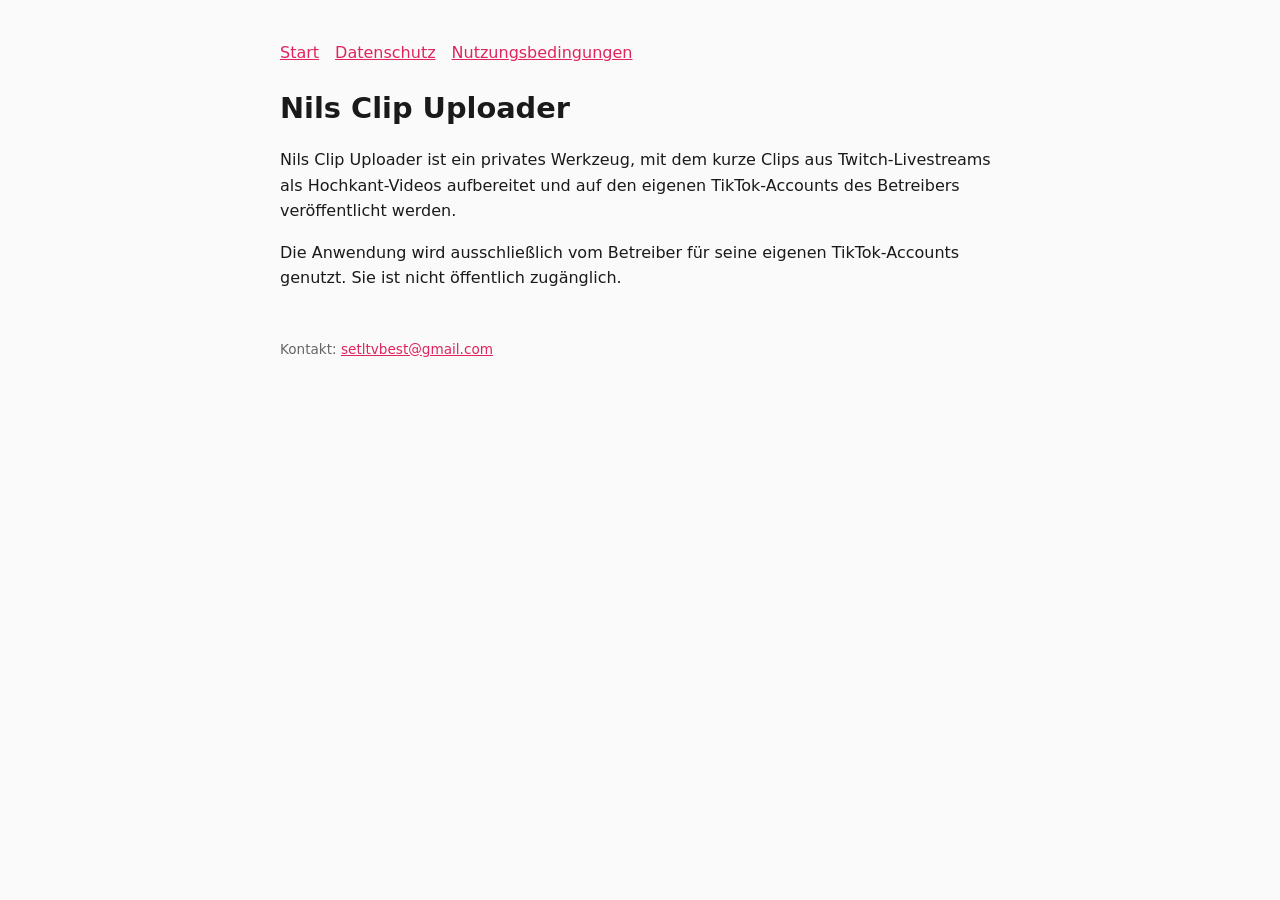
<file: index.html>
<!DOCTYPE html><html lang="de"><head><meta charset="utf-8"><meta name="viewport" content="width=device-width,initial-scale=1">
<title>Nils Clip Uploader</title><link rel="stylesheet" href="style.css"></head><body>
<nav><a href="index.html">Start</a><a href="privacy.html">Datenschutz</a><a href="terms.html">Nutzungsbedingungen</a></nav>
<h1>Nils Clip Uploader</h1>
<p>Nils Clip Uploader ist ein privates Werkzeug, mit dem kurze Clips aus Twitch-Livestreams als Hochkant-Videos aufbereitet und auf den eigenen TikTok-Accounts des Betreibers veröffentlicht werden.</p>
<p>Die Anwendung wird ausschließlich vom Betreiber für seine eigenen TikTok-Accounts genutzt. Sie ist nicht öffentlich zugänglich.</p>
<footer>Kontakt: <span class="contact"><a href="mailto:setltvbest@gmail.com">setltvbest@gmail.com</a></span></footer>
</body></html>
</file>
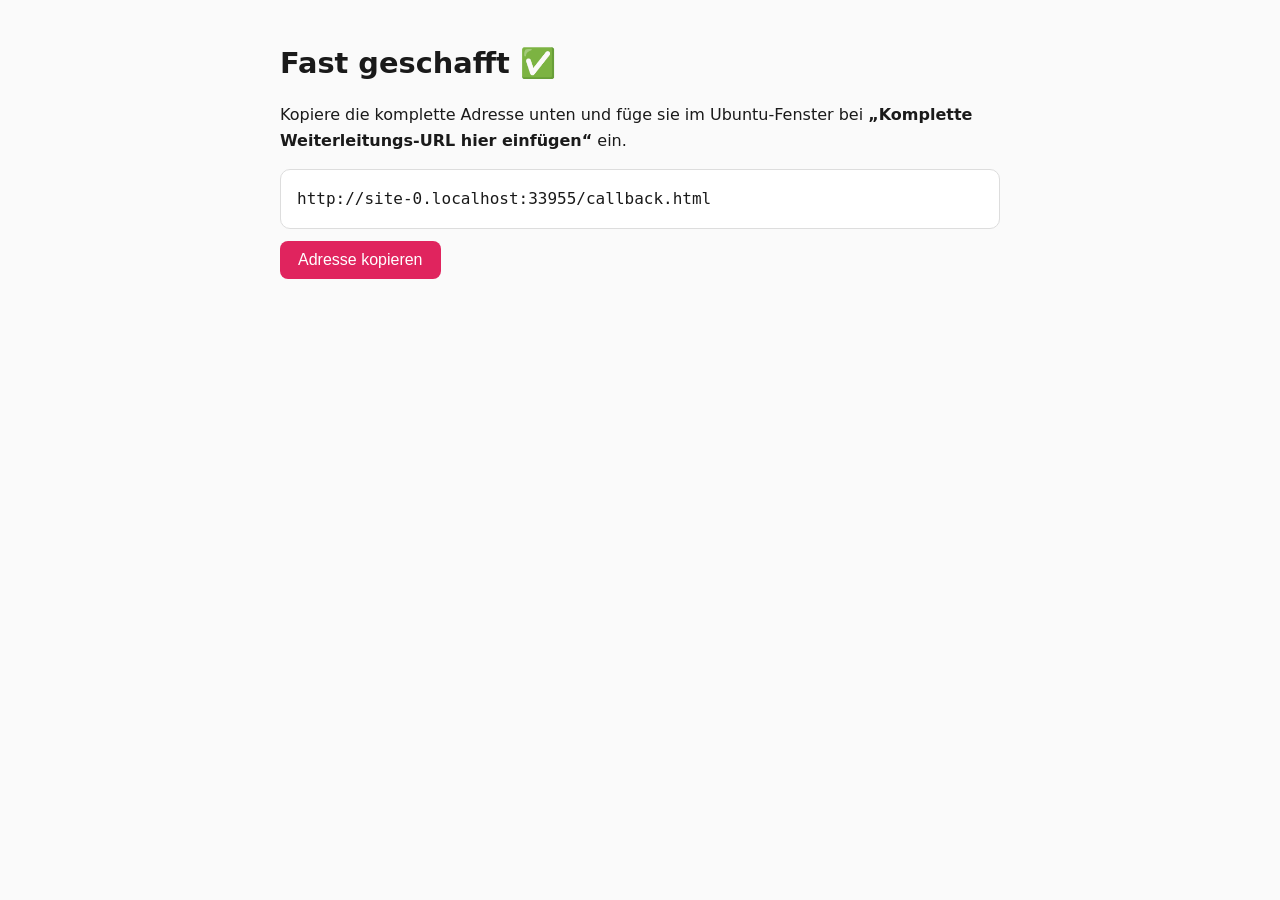
<file: callback.html>
<!DOCTYPE html><html lang="de"><head><meta charset="utf-8"><meta name="viewport" content="width=device-width,initial-scale=1">
<title>TikTok verbunden – Nils Clip Uploader</title><link rel="stylesheet" href="style.css"></head><body>
<h1>Fast geschafft ✅</h1>
<p>Kopiere die komplette Adresse unten und füge sie im Ubuntu-Fenster bei <b>„Komplette Weiterleitungs-URL hier einfügen“</b> ein.</p>
<div class="box" id="url"></div>
<button id="copy">Adresse kopieren</button> <span id="ok"></span>
<p id="err" style="color:#c00"></p>
<script>
  var u = window.location.href;
  document.getElementById('url').textContent = u;
  var p = new URLSearchParams(window.location.search);
  if (p.get('error')) document.getElementById('err').textContent = 'TikTok meldet: ' + (p.get('error_description') || p.get('error')) + ' – bitte erneut versuchen.';
  document.getElementById('copy').onclick = function () {
    navigator.clipboard.writeText(u).then(function () { document.getElementById('ok').textContent = 'Kopiert!'; });
  };
</script>
</body></html>
</file>
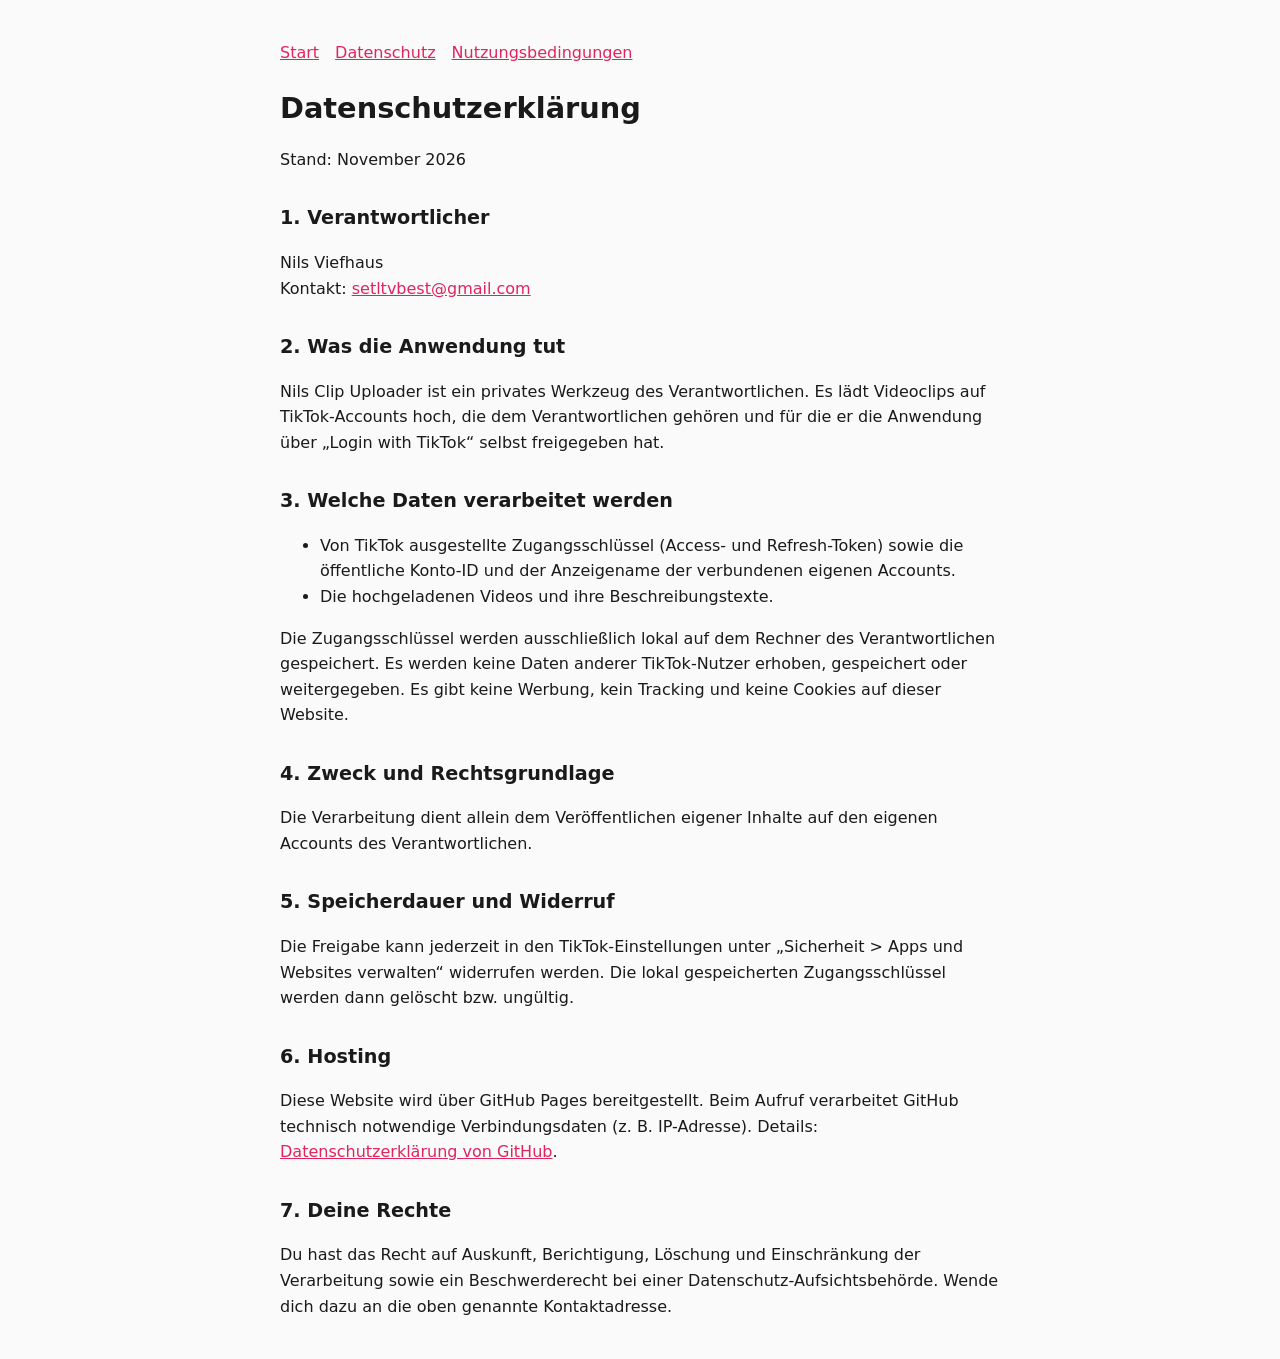
<file: privacy.html>
<!DOCTYPE html><html lang="de"><head><meta charset="utf-8"><meta name="viewport" content="width=device-width,initial-scale=1">
<title>Datenschutzerklärung – Nils Clip Uploader</title><link rel="stylesheet" href="style.css"></head><body>
<nav><a href="index.html">Start</a><a href="privacy.html">Datenschutz</a><a href="terms.html">Nutzungsbedingungen</a></nav>
<h1>Datenschutzerklärung</h1><p>Stand: November 2026</p>
<h2>1. Verantwortlicher</h2><p>Nils Viefhaus<br>Kontakt: <a href="mailto:setltvbest@gmail.com">setltvbest@gmail.com</a></p>
<h2>2. Was die Anwendung tut</h2><p>Nils Clip Uploader ist ein privates Werkzeug des Verantwortlichen. Es lädt Videoclips auf TikTok-Accounts hoch, die dem Verantwortlichen gehören und für die er die Anwendung über „Login with TikTok“ selbst freigegeben hat.</p>
<h2>3. Welche Daten verarbeitet werden</h2><ul>
<li>Von TikTok ausgestellte Zugangsschlüssel (Access- und Refresh-Token) sowie die öffentliche Konto-ID und der Anzeigename der verbundenen eigenen Accounts.</li>
<li>Die hochgeladenen Videos und ihre Beschreibungstexte.</li></ul>
<p>Die Zugangsschlüssel werden ausschließlich lokal auf dem Rechner des Verantwortlichen gespeichert. Es werden keine Daten anderer TikTok-Nutzer erhoben, gespeichert oder weitergegeben. Es gibt keine Werbung, kein Tracking und keine Cookies auf dieser Website.</p>
<h2>4. Zweck und Rechtsgrundlage</h2><p>Die Verarbeitung dient allein dem Veröffentlichen eigener Inhalte auf den eigenen Accounts des Verantwortlichen.</p>
<h2>5. Speicherdauer und Widerruf</h2><p>Die Freigabe kann jederzeit in den TikTok-Einstellungen unter „Sicherheit &gt; Apps und Websites verwalten“ widerrufen werden. Die lokal gespeicherten Zugangsschlüssel werden dann gelöscht bzw. ungültig.</p>
<h2>6. Hosting</h2><p>Diese Website wird über GitHub Pages bereitgestellt. Beim Aufruf verarbeitet GitHub technisch notwendige Verbindungsdaten (z. B. IP-Adresse). Details: <a href="https://docs.github.com/de/site-policy/privacy-policies/github-general-privacy-statement">Datenschutzerklärung von GitHub</a>.</p>
<h2>7. Deine Rechte</h2><p>Du hast das Recht auf Auskunft, Berichtigung, Löschung und Einschränkung der Verarbeitung sowie ein Beschwerderecht bei einer Datenschutz-Aufsichtsbehörde. Wende dich dazu an die oben genannte Kontaktadresse.</p>
</body></html>
</file>
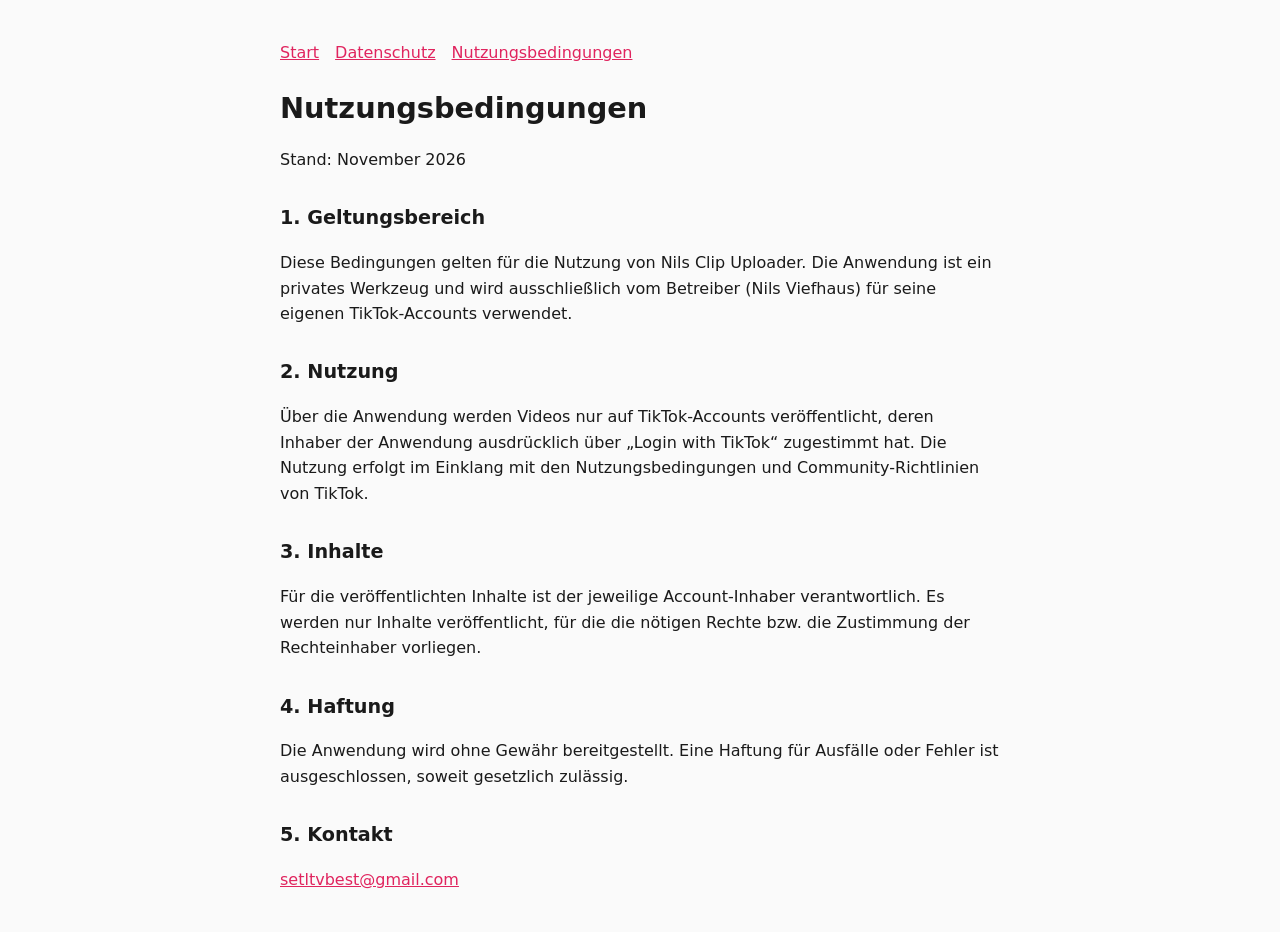
<file: terms.html>
<!DOCTYPE html><html lang="de"><head><meta charset="utf-8"><meta name="viewport" content="width=device-width,initial-scale=1">
<title>Nutzungsbedingungen – Nils Clip Uploader</title><link rel="stylesheet" href="style.css"></head><body>
<nav><a href="index.html">Start</a><a href="privacy.html">Datenschutz</a><a href="terms.html">Nutzungsbedingungen</a></nav>
<h1>Nutzungsbedingungen</h1><p>Stand: November 2026</p>
<h2>1. Geltungsbereich</h2><p>Diese Bedingungen gelten für die Nutzung von Nils Clip Uploader. Die Anwendung ist ein privates Werkzeug und wird ausschließlich vom Betreiber (Nils Viefhaus) für seine eigenen TikTok-Accounts verwendet.</p>
<h2>2. Nutzung</h2><p>Über die Anwendung werden Videos nur auf TikTok-Accounts veröffentlicht, deren Inhaber der Anwendung ausdrücklich über „Login with TikTok“ zugestimmt hat. Die Nutzung erfolgt im Einklang mit den Nutzungsbedingungen und Community-Richtlinien von TikTok.</p>
<h2>3. Inhalte</h2><p>Für die veröffentlichten Inhalte ist der jeweilige Account-Inhaber verantwortlich. Es werden nur Inhalte veröffentlicht, für die die nötigen Rechte bzw. die Zustimmung der Rechteinhaber vorliegen.</p>
<h2>4. Haftung</h2><p>Die Anwendung wird ohne Gewähr bereitgestellt. Eine Haftung für Ausfälle oder Fehler ist ausgeschlossen, soweit gesetzlich zulässig.</p>
<h2>5. Kontakt</h2><p><a href="mailto:setltvbest@gmail.com">setltvbest@gmail.com</a></p>
</body></html>
</file>
<file: style.css>
body{font-family:system-ui,-apple-system,Segoe UI,Roboto,sans-serif;max-width:720px;margin:40px auto;padding:0 20px;line-height:1.6;color:#1a1a1a;background:#fafafa}
h1{font-size:1.8rem;margin-bottom:.2em}h2{font-size:1.2rem;margin-top:1.6em}
a{color:#e0245e}nav a{margin-right:16px}footer{margin-top:48px;font-size:.85rem;color:#666}
.box{background:#fff;border:1px solid #ddd;border-radius:10px;padding:16px;word-break:break-all;font-family:ui-monospace,monospace}
button{background:#e0245e;color:#fff;border:0;border-radius:8px;padding:10px 18px;font-size:1rem;cursor:pointer;margin-top:12px}
</file>
